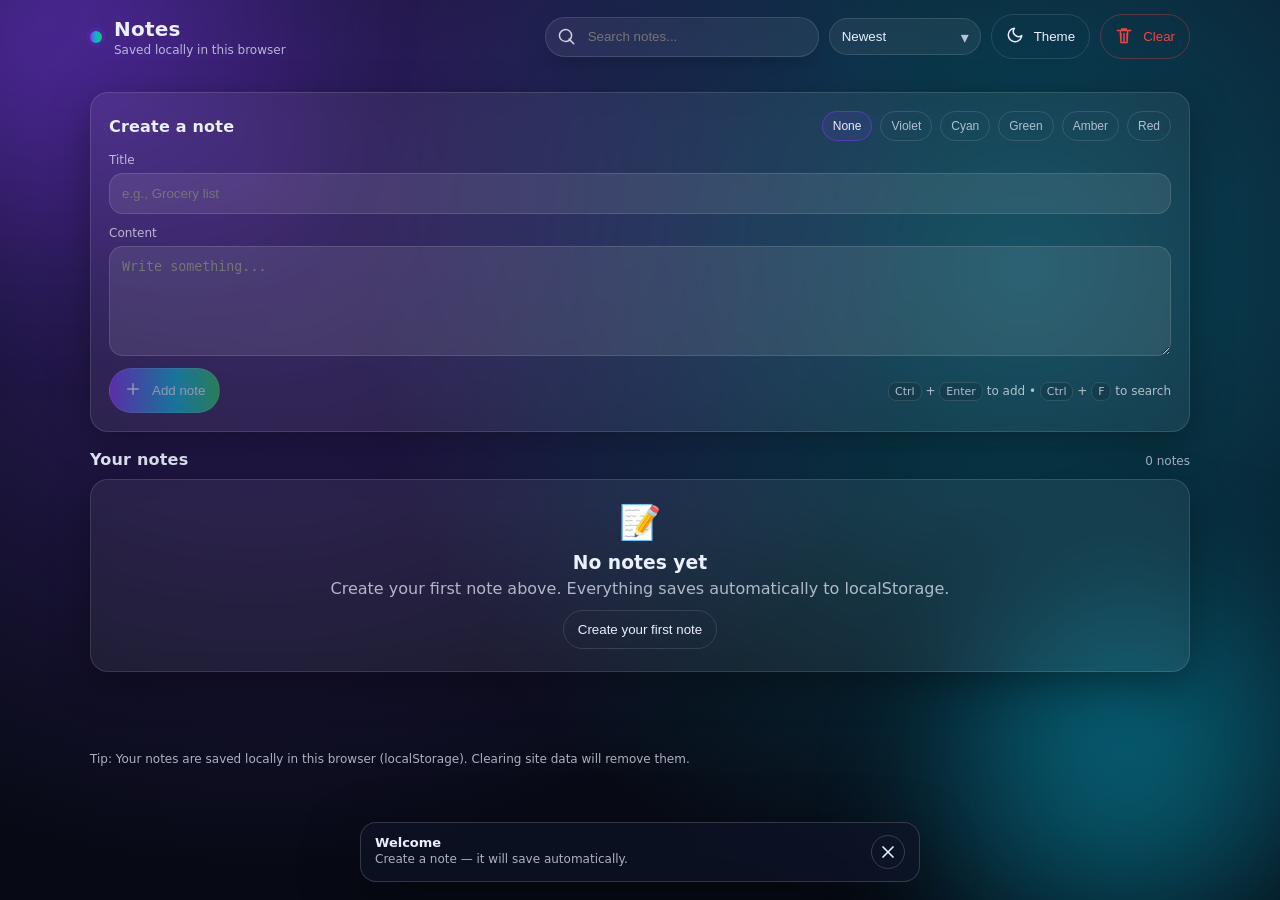
<file: 09-simple-web-projects-html-css-js-main/09-simple-web-projects-html-css-js-main/index.html>
<!doctype html>
<html lang="en">
<head>
  <meta charset="utf-8" />
  <meta name="viewport" content="width=device-width, initial-scale=1" />
  <title>Notes</title>
  <meta name="description" content="A clean, responsive Notes app (localStorage) with search, sort, pin, and smooth UI." />
  <link rel="stylesheet" href="styles.css" />
</head>
<body>
  <!-- Background blobs -->
  <div class="bg-blobs" aria-hidden="true"></div>

  <header class="topbar" id="topbar">
    <div class="topbar__inner container">
      <div class="brand">
        <div class="brand__dot" aria-hidden="true"></div>
        <div class="brand__text">
          <h1 class="brand__title">Notes</h1>
          <p class="brand__sub">Saved locally in this browser</p>
        </div>
      </div>

      <div class="controls">
        <label class="input input--icon" title="Search notes">
          <span class="sr-only">Search</span>
          <svg viewBox="0 0 24 24" aria-hidden="true"><path d="M10 18a8 8 0 1 1 5.293-14.003A8 8 0 0 1 10 18Zm11 3-6.2-6.2" fill="none" stroke="currentColor" stroke-width="2" stroke-linecap="round"/></svg>
          <input id="searchInput" type="search" placeholder="Search notes..." autocomplete="off" />
        </label>

        <label class="select" title="Sort notes">
          <span class="sr-only">Sort</span>
          <select id="sortSelect">
            <option value="newest">Newest</option>
            <option value="oldest">Oldest</option>
            <option value="updated">Recently updated</option>
          </select>
        </label>

        <button class="btn btn--ghost" id="themeToggle" type="button" aria-pressed="false" title="Toggle theme">
          <span class="btn__icon" aria-hidden="true">
            <svg id="themeIcon" viewBox="0 0 24 24"><path d="M21 12.79A9 9 0 1 1 11.21 3a7 7 0 0 0 9.79 9.79Z" fill="none" stroke="currentColor" stroke-width="2" stroke-linejoin="round"/></svg>
          </span>
          <span class="btn__text">Theme</span>
        </button>

        <button class="btn btn--danger btn--ghost" id="clearAllBtn" type="button" title="Clear all notes">
          <span class="btn__icon" aria-hidden="true">
            <svg viewBox="0 0 24 24"><path d="M3 6h18M9 6V4h6v2m-7 4v10m4-10v10m4-10v10M7 6l1 16h8l1-16" fill="none" stroke="currentColor" stroke-width="2" stroke-linecap="round"/></svg>
          </span>
          <span class="btn__text">Clear</span>
        </button>
      </div>
    </div>
  </header>

  <main class="container">
    <section class="composer card" aria-label="Add a note">
      <div class="composer__header">
        <h2 class="section-title">Create a note</h2>
        <div class="chips" role="listbox" aria-label="Color tags">
          <button class="chip is-active" data-tag="none" type="button" role="option" aria-selected="true">None</button>
          <button class="chip" data-tag="violet" type="button" role="option" aria-selected="false">Violet</button>
          <button class="chip" data-tag="cyan" type="button" role="option" aria-selected="false">Cyan</button>
          <button class="chip" data-tag="green" type="button" role="option" aria-selected="false">Green</button>
          <button class="chip" data-tag="amber" type="button" role="option" aria-selected="false">Amber</button>
          <button class="chip" data-tag="red" type="button" role="option" aria-selected="false">Red</button>
        </div>
      </div>

      <div class="composer__fields">
        <label class="field">
          <span class="field__label">Title</span>
          <input id="titleInput" type="text" placeholder="e.g., Grocery list" maxlength="80" />
        </label>

        <label class="field">
          <span class="field__label">Content</span>
          <textarea id="contentInput" rows="4" placeholder="Write something..." maxlength="2500"></textarea>
        </label>

        <div class="composer__actions">
          <button class="btn btn--primary" id="addBtn" type="button" disabled>
            <span class="btn__icon" aria-hidden="true">
              <svg viewBox="0 0 24 24"><path d="M12 5v14M5 12h14" fill="none" stroke="currentColor" stroke-width="2" stroke-linecap="round"/></svg>
            </span>
            <span class="btn__text">Add note</span>
          </button>

          <div class="hint">
            <kbd>Ctrl</kbd> + <kbd>Enter</kbd> to add • <kbd>Ctrl</kbd> + <kbd>F</kbd> to search
          </div>
        </div>
      </div>
    </section>

    <section class="notes">
      <div class="notes__header">
        <h2 class="section-title">Your notes</h2>
        <p class="notes__meta" id="notesMeta">0 notes</p>
      </div>

      <div class="empty card" id="emptyState" hidden>
        <div class="empty__icon" aria-hidden="true">📝</div>
        <h3 class="empty__title">No notes yet</h3>
        <p class="empty__text">Create your first note above. Everything saves automatically to localStorage.</p>
        <button class="btn btn--ghost" id="scrollToComposer" type="button">Create your first note</button>
      </div>

      <div class="grid" id="notesGrid" aria-live="polite"></div>
    </section>
  </main>

  <!-- Modal -->
  <div class="modal" id="modal" aria-hidden="true" role="dialog" aria-modal="true" aria-labelledby="modalTitle">
    <div class="modal__overlay" data-close="true"></div>
    <div class="modal__panel" role="document">
      <div class="modal__head">
        <h3 class="modal__title" id="modalTitle">Edit note</h3>
        <button class="iconbtn" id="modalClose" type="button" aria-label="Close">
          <svg viewBox="0 0 24 24"><path d="M6 6l12 12M18 6 6 18" fill="none" stroke="currentColor" stroke-width="2" stroke-linecap="round"/></svg>
        </button>
      </div>

      <div class="modal__body">
        <label class="field">
          <span class="field__label">Title</span>
          <input id="editTitle" type="text" maxlength="80" />
        </label>

        <label class="field">
          <span class="field__label">Content</span>
          <textarea id="editContent" rows="6" maxlength="2500"></textarea>
        </label>

        <div class="modal__row">
          <div class="modal__autosave">
            <span class="dot" aria-hidden="true"></span>
            <span id="autosaveText">Autosave is on</span>
          </div>
          <div class="chips chips--small" id="editChips" aria-label="Edit color tag"></div>
        </div>
      </div>

      <div class="modal__foot">
        <button class="btn btn--ghost" id="cancelEdit" type="button">Cancel</button>
        <button class="btn btn--primary" id="saveEdit" type="button">Save</button>
      </div>
    </div>
  </div>

  <!-- Toasts -->
  <div class="toasts" id="toasts" aria-live="polite" aria-relevant="additions"></div>

  <!-- Back to top -->
  <button class="fab" id="backToTop" type="button" aria-label="Back to top">
    <svg viewBox="0 0 24 24"><path d="M12 5l-7 7m7-7 7 7M12 5v14" fill="none" stroke="currentColor" stroke-width="2" stroke-linecap="round" stroke-linejoin="round"/></svg>
  </button>

  <footer class="footer container">
    <p class="footer__text">Tip: Your notes are saved locally in this browser (localStorage). Clearing site data will remove them.</p>
  </footer>

  <script src="script.js"></script>
</body>
</html>
</file>
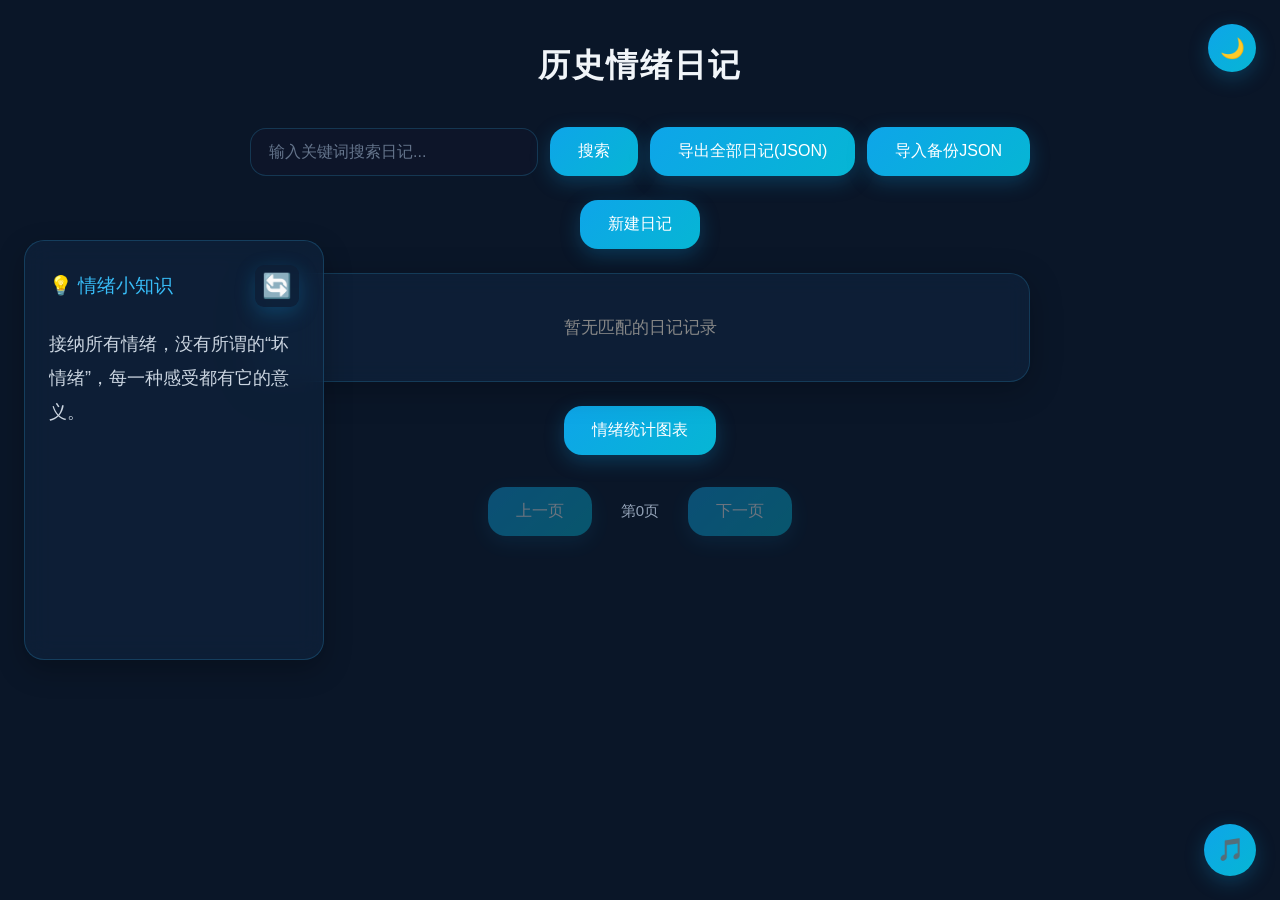
<file: mood-diary-web/list.html>
<!DOCTYPE html>
<html lang="zh-CN">
<head>
    <meta charset="UTF-8">
    <title>情绪日记 - 历史记录</title>
    <link rel="stylesheet" href="style.css">
    
</head>
<body>

    

    <!-- 主题切换按钮 -->
    <button class="theme-toggle" id="themeBtn" title="切换日间/夜间模式">🌙</button>


    <div class="container">
        <h1>历史情绪日记</h1>

        <!-- 搜索 + 导入导出 -->
        <div class="search-bar">
            <input type="text" id="searchKeyword" placeholder="输入关键词搜索日记...">
            <button id="searchBtn">搜索</button>
            <button id="exportBtn">导出全部日记(JSON)</button>
            <button id="importBtn">导入备份JSON</button>
            <input type="file" id="importFile" accept=".json" style="display:none;">

        </div>

        <div class="nav-row">
            <a href="index.html"><button>新建日记</button></a>
        </div>

        <!-- 日记列表容器 -->
        <div id="diaryList"></div>

        <div class="nav-row">
            <a href="stats.html"><button>情绪统计图表</button></a>
        </div>

        <!-- 分页区域 -->
        <div id="pageBox">
            <button id="prevBtn">上一页</button>
            <span id="pageInfo">第1页</span>
            <button id="nextBtn">下一页</button>
        </div>
    </div>

    <!-- 编辑弹窗 -->
    <div class="mask" id="editMask">
        <div class="edit-card">
            <h3>编辑日记</h3>
            <div class="item">
                <label>标题</label>
                <input type="text" id="editTitle">
            </div>
            <div class="item">
                <label>情绪</label>
                <input type="text" id="editMood">
            </div>
            <div class="item">
                <label>内容</label>
                <textarea id="editContent" rows="5"></textarea>
            </div>
            <input type="hidden" id="editId">
            <div class="nav-row" style="text-align:right;">
                <button id="cancelEdit">取消</button>
                <button id="saveEdit">保存修改</button>
            </div>
        </div>
    </div>

            <!-- 左侧情绪小知识卡片 -->
    <div class="mood-tip-card">
        <div class="tip-header">
            <span>💡 情绪小知识</span>
            <button class="tip-refresh" id="tipRefresh" title="换一条">🔄</button>
        </div>
        <div class="tip-content" id="tipContent">
            接纳所有情绪，没有所谓的“坏情绪”，每一种感受都有它的意义。
        </div>
    </div>

        <!-- 悬浮白噪音播放器 -->
    <div class="music-player">
        <button class="music-toggle" id="musicToggle" title="自然白噪音">🎵</button>
        <div class="music-list" id="musicList" >
            <div class="music-item" data-src="audio/白浪逐沙.mp3">🌊 白浪逐沙</div>
            <div class="music-item" data-src="audio/潺潺流溪.mp3">💧 潺潺流溪</div>
            <div class="music-item" data-src="audio/林间鸟语.mp3">🐦 林间鸟语</div>
            <div class="music-item" data-src="audio/暖意篝火.mp3">🔥 暖意篝火</div>
            <div class="music-item" data-src="audio/夏夜虫鸣.mp3">🦗 夏夜虫鸣</div>
            <div class="music-item" data-src="audio/闲时听雨.mp3">🌧️ 闲时听雨</div>
            <div class="music-item" data-src="audio/云隙来风.mp3">🍃 云隙来风</div>
        </div>
        
    </div>
    <audio id="bgAudio" loop></audio>

        <!-- 删除确认弹窗 -->
    <div class="confirm-modal" id="confirmModal">
        <div class="confirm-box">
            <div class="confirm-title">温馨提示</div>
            <div class="confirm-content">确定要删除这条日记吗？删除后无法恢复。</div>
            <div class="confirm-btns">
                <button class="btn btn-cancel" id="confirmCancel">取消</button>
                <button class="btn btn-confirm" id="confirmOk">确认删除</button>
            </div>
        </div>
    </div>

        <!-- Toast 提示容器 -->
    <div class="toast-container" id="toastContainer"></div>


<script src="api.js"></script>
<script src="list.js"></script>
</body>
</html>
</file>
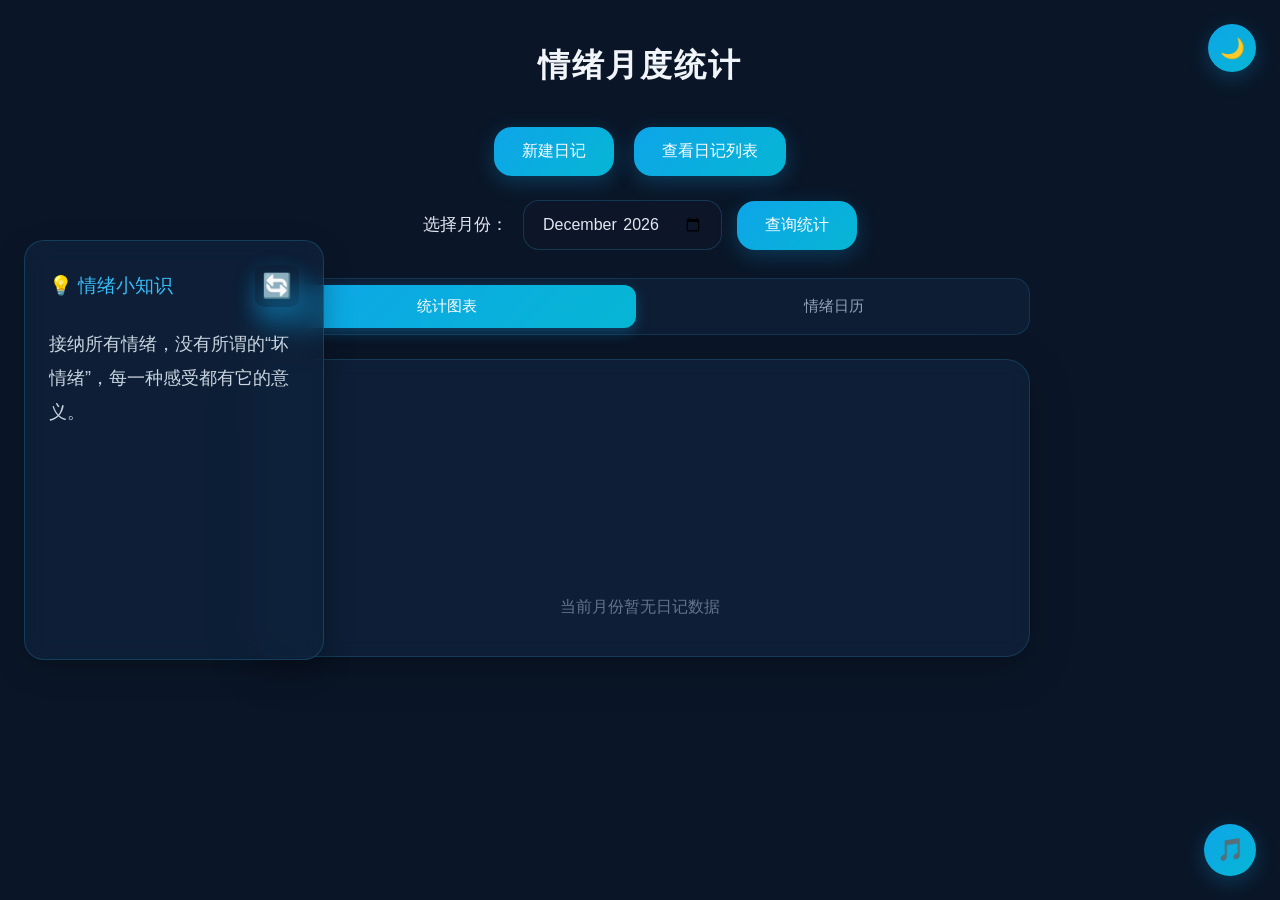
<file: mood-diary-web/stats.html>
<!DOCTYPE html>
<html lang="zh-CN">
<head>
    <meta charset="UTF-8">
    <title>情绪统计</title>
    <link rel="stylesheet" href="style.css">
    <script src="https://cdn.bootcdn.net/ajax/libs/Chart.js/4.4.1/chart.umd.min.js"></script>

    <style>
        /* Tab 切换栏 */
        .tab-bar {
            display: flex;
            gap: 8px;
            margin-bottom: 24px;
            background: rgba(15, 35, 60, 0.6);
            padding: 6px;
            border-radius: 16px;
            border: 1px solid rgba(56, 189, 248, 0.15);
        }
        .tab-btn {
            flex: 1;
            padding: 12px;
            background: transparent;
            border: none;
            color: #94a3b8;
            box-shadow: none;
            font-size: 15px;
            border-radius: 12px;
            transition: all 0.25s ease;
        }
        .tab-btn.active {
            background: linear-gradient(135deg, #0ea5e9, #06b6d4);
            color: #fff;
            box-shadow: 0 4px 14px rgba(14, 165, 233, 0.3);
        }
        .tab-btn:hover:not(.active) {
            color: #e2e8f0;
            transform: none;
            box-shadow: none;
        }

        .tab-panel {
            display: none;
        }
        .tab-panel.active {
            display: block;
        }

        /* 日历样式 */
        .calendar-header {
            display: flex;
            justify-content: space-between;
            align-items: center;
            margin-bottom: 20px;
        }
        .calendar-header button {
            width: 40px;
            height: 40px;
            border-radius: 50%;
            padding: 0;
            font-size: 18px;
        }
        .calendar-title {
            text-align: center;
        }
        .calendar-title h3 {
            margin-bottom: 2px;
            font-size: 18px;
        }
        .calendar-title p {
            font-size: 13px;
            color: #94a3b8;
        }

        .week-row {
            display: grid;
            grid-template-columns: repeat(7, 1fr);
            gap: 8px;
            margin-bottom: 10px;
        }
        .week-day {
            text-align: center;
            font-size: 13px;
            color: #94a3b8;
            padding: 6px 0;
        }

        .days-grid {
            display: grid;
            grid-template-columns: repeat(7, 1fr);
            gap: 8px;
        }
        .day-cell {
            aspect-ratio: 1 / 1;
            border-radius: 12px;
            background: rgba(15, 35, 60, 0.5);
            border: 1px solid rgba(56, 189, 248, 0.12);
            display: flex;
            align-items: center;
            justify-content: center;
            font-size: 14px;
            color: #cbd5e1;
            cursor: pointer;
            transition: all 0.25s ease;
        }
        .day-cell:hover {
            border-color: rgba(56, 189, 248, 0.35);
            transform: translateY(-2px);
        }
        .day-cell.empty {
            background: transparent;
            border: none;
            cursor: default;
        }
        .day-cell.empty:hover {
            transform: none;
        }

        /* 情绪颜色 */
        .mood-happy { background: rgba(251, 191, 36, 0.25); border-color: rgba(251, 191, 36, 0.5); color: #fbbf24; }
        .mood-calm { background: rgba(34, 197, 94, 0.25); border-color: rgba(34, 197, 94, 0.5); color: #22c55e; }
        .mood-sad { background: rgba(59, 130, 246, 0.25); border-color: rgba(59, 130, 246, 0.5); color: #3b82f6; }
        .mood-angry { background: rgba(239, 68, 68, 0.25); border-color: rgba(239, 68, 68, 0.5); color: #ef4444; }
        .mood-excited { background: rgba(168, 85, 247, 0.25); border-color: rgba(168, 85, 247, 0.5); color: #a855f7; }

        .legend {
            display: flex;
            gap: 14px;
            justify-content: center;
            margin-top: 24px;
            flex-wrap: wrap;
        }
        .legend-item {
            display: flex;
            align-items: center;
            gap: 5px;
            font-size: 13px;
            color: #94a3b8;
        }
        .legend-dot {
            width: 10px;
            height: 10px;
            border-radius: 50%;
        }

        /* 日间模式适配 */
        body.light .tab-bar {
            background: rgba(255, 255, 255, 0.8);
            border-color: rgba(14, 165, 233, 0.2);
        }
        body.light .tab-btn {
            color: #64748b;
        }
        body.light .tab-btn:hover:not(.active) {
            color: #0ea5e9;
        }
        body.light .day-cell {
            background: rgba(255, 255, 255, 0.8);
            border-color: rgba(14, 165, 233, 0.15);
            color: #475569;
        }
        body.light .day-cell.empty {
            background: transparent;
            border: none;
        }
        body.light .calendar-title p,
        body.light .week-day,
        body.light .legend-item {
            color: #64748b;
        }
    </style>
</head>
<body>
    <button class="theme-toggle" id="themeBtn" title="切换日间/夜间模式">🌙</button>

    <div class="container">
        <h1>情绪月度统计</h1>

        <div class="nav-row">
            <a href="index.html"><button>新建日记</button></a>
            <a href="list.html"><button>查看日记列表</button></a>
        </div>

        <div class="stats-wrap">
            <label>选择月份：</label>
            <input type="month" id="monthSelect">
            <button id="queryBtn">查询统计</button>
        </div>

        <!-- Tab 切换 -->
        <div class="tab-bar">
            <button class="tab-btn active" data-tab="chart">统计图表</button>
            <button class="tab-btn" data-tab="calendar">情绪日历</button>
        </div>

        <div class="chart-box">
            <!-- 面板1：饼图 -->
            <div class="tab-panel active" id="panelChart">
                <canvas id="moodChart"></canvas>
                <div id="emptyTip">当前月份暂无日记数据</div>
            </div>

            <!-- 面板2：情绪日历 -->
            <div class="tab-panel" id="panelCalendar">
                <div class="calendar-header">
                    <button id="prevMonth">‹</button>
                    <div class="calendar-title">
                        <h3 id="monthTitle">2026年11月</h3>
                        <p id="monthStats">共 0 条日记</p>
                    </div>
                    <button id="nextMonth">›</button>
                </div>

                <div class="week-row">
                    <div class="week-day">日</div>
                    <div class="week-day">一</div>
                    <div class="week-day">二</div>
                    <div class="week-day">三</div>
                    <div class="week-day">四</div>
                    <div class="week-day">五</div>
                    <div class="week-day">六</div>
                </div>

                <div class="days-grid" id="daysGrid"></div>

                <div class="legend">
                    <div class="legend-item"><span class="legend-dot" style="background:#fbbf24;"></span>开心</div>
                    <div class="legend-item"><span class="legend-dot" style="background:#22c55e;"></span>平静</div>
                    <div class="legend-item"><span class="legend-dot" style="background:#3b82f6;"></span>低落</div>
                    <div class="legend-item"><span class="legend-dot" style="background:#ef4444;"></span>烦躁</div>
                    <div class="legend-item"><span class="legend-dot" style="background:#a855f7;"></span>兴奋</div>
                </div>
            </div>
        </div>
    </div>

        <!-- 悬浮白噪音播放器 -->
    <div class="music-player">
        <button class="music-toggle" id="musicToggle" title="自然白噪音">🎵</button>
        <div class="music-list" id="musicList">
            <div class="music-item" data-src="audio/白浪逐沙.mp3">🌊 白浪逐沙</div>
            <div class="music-item" data-src="audio/潺潺流溪.mp3">💧 潺潺流溪</div>
            <div class="music-item" data-src="audio/林间鸟语.mp3">🐦 林间鸟语</div>
            <div class="music-item" data-src="audio/暖意篝火.mp3">🔥 暖意篝火</div>
            <div class="music-item" data-src="audio/夏夜虫鸣.mp3">🦗 夏夜虫鸣</div>
            <div class="music-item" data-src="audio/闲时听雨.mp3">🌧️ 闲时听雨</div>
            <div class="music-item" data-src="audio/云隙来风.mp3">🍃 云隙来风</div>
        </div>
        
    </div>
    <audio id="bgAudio" loop></audio>

        <!-- 左侧情绪小知识卡片 -->
    <div class="mood-tip-card">
        <div class="tip-header">
            <span>💡 情绪小知识</span>
            <button class="tip-refresh" id="tipRefresh" title="换一条">🔄</button>
        </div>
        <div class="tip-content" id="tipContent">
            接纳所有情绪，没有所谓的“坏情绪”，每一种感受都有它的意义。
        </div>
    </div>

        <!-- Toast 提示容器 -->
    <div class="toast-container" id="toastContainer"></div>


<script src="api.js"></script>
<script>
const monthSelect = document.getElementById("monthSelect");
const queryBtn = document.getElementById("queryBtn");
const emptyTip = document.getElementById("emptyTip");
const canvasDom = document.getElementById("moodChart");
const daysGrid = document.getElementById('daysGrid');
const monthTitle = document.getElementById('monthTitle');
const monthStats = document.getElementById('monthStats');
const prevMonthBtn = document.getElementById('prevMonth');
const nextMonthBtn = document.getElementById('nextMonth');
const tabBtns = document.querySelectorAll('.tab-btn');
const tabPanels = document.querySelectorAll('.tab-panel');

// 默认选中当前年月
const now = new Date();
let currentYear = now.getFullYear();
let currentMonth = now.getMonth(); // 0-11
const defaultYM = `${currentYear}-${String(currentMonth + 1).padStart(2,'0')}`;
monthSelect.value = defaultYM;

let chartIns = null;

// 情绪映射
const moodMap = {
    '😊 开心': 'mood-happy',
    '😌 平静': 'mood-calm',
    '😔 低落': 'mood-sad',
    '😠 烦躁': 'mood-angry',
    '🤩 兴奋': 'mood-excited'
};

// ========== Tab 切换 ==========
tabBtns.forEach(btn => {
    btn.addEventListener('click', () => {
        const tab = btn.dataset.tab;
        tabBtns.forEach(b => b.classList.remove('active'));
        tabPanels.forEach(p => p.classList.remove('active'));
        btn.classList.add('active');
        document.getElementById('panel' + tab.charAt(0).toUpperCase() + tab.slice(1)).classList.add('active');
    });
});

// ========== 绘制饼图 ==========
async function drawChart(){
    const ym = monthSelect.value;
    const res = await getMonthStatsApi(ym);
    const data = res.data.list;
    const total = res.data.total;

    if(total === 0){
        emptyTip.style.display = "block";
        if(chartIns){
            chartIns.destroy();
            chartIns = null;
        }
        return;
    }
    emptyTip.style.display = "none";

    if(chartIns){
        chartIns.destroy();
    }
    const labels = data.map(item=>item.name);
    const values = data.map(item=>item.value);
    const textColor = document.body.classList.contains("light") ? '#1e293b' : '#e2e8f0';

    chartIns = new Chart(canvasDom,{
        type:"pie",
        data:{
            labels:labels,
            datasets:[{
                data:values,
                backgroundColor:["#fbbf24","#22c55e","#3b82f6","#ef4444","#a855f7"]
            }]
        },
        options:{
            responsive:true,
            plugins:{
                legend:{
                    labels:{ color: textColor }
                },
                title:{
                    display:true,
                    text:`${ym} 情绪分布统计，总日记：${total}条`,
                    color: textColor,
                    font:{ size: 16 }
                }
            }
        }
    })
}

// ========== 渲染日历 ==========
function renderCalendar() {
    const firstDay = new Date(currentYear, currentMonth, 1).getDay();
    const daysInMonth = new Date(currentYear, currentMonth + 1, 0).getDate();
    
    monthTitle.textContent = `${currentYear}年${currentMonth + 1}月`;
    
    // 同步月份选择器
    monthSelect.value = `${currentYear}-${String(currentMonth + 1).padStart(2, '0')}`;
    
    // 获取当月日记
    const allDiary = getAllDiary();
    const monthPrefix = `${currentYear}-${String(currentMonth + 1).padStart(2, '0')}`;
    const monthDiary = allDiary.filter(item => item.date.startsWith(monthPrefix));
    
    // 按日期分组
    const dayMap = {};
    monthDiary.forEach(item => {
        const day = item.date.split('-')[2];
        dayMap[day] = item;
    });

    monthStats.textContent = `共 ${monthDiary.length} 条日记`;
    daysGrid.innerHTML = '';

    // 前面空白格
    for (let i = 0; i < firstDay; i++) {
        const cell = document.createElement('div');
        cell.className = 'day-cell empty';
        daysGrid.appendChild(cell);
    }

    // 日期格子
    for (let d = 1; d <= daysInMonth; d++) {
        const cell = document.createElement('div');
        cell.className = 'day-cell';
        cell.textContent = d;
        
        const dayStr = String(d).padStart(2, '0');
        const diary = dayMap[dayStr];
        if (diary) {
            const moodClass = moodMap[diary.mood] || '';
            if (moodClass) cell.classList.add(moodClass);
            cell.title = `${diary.title} · ${diary.mood}`;
        }
        daysGrid.appendChild(cell);
    }
}

// ========== 月份切换联动 ==========
prevMonthBtn.addEventListener('click', () => {
    currentMonth--;
    if (currentMonth < 0) { currentMonth = 11; currentYear--; }
    renderCalendar();
    drawChart();
});

nextMonthBtn.addEventListener('click', () => {
    currentMonth++;
    if (currentMonth > 11) { currentMonth = 0; currentYear++; }
    renderCalendar();
    drawChart();
});

// 顶部月份选择器变化时，同步日历并重绘
queryBtn.addEventListener("click", () => {
    const [y, m] = monthSelect.value.split('-');
    currentYear = parseInt(y);
    currentMonth = parseInt(m) - 1;
    drawChart();
    renderCalendar();
});

// 初始化
drawChart();
renderCalendar();

// 监听主题切换，自动重绘图表文字颜色
const observer = new MutationObserver(() => {
    if (chartIns) {
        drawChart();
    }
});
observer.observe(document.body, { attributes: true, attributeFilter: ['class'] });

</script>
</body>
</html>
</file>
<file: 09-simple-web-projects-html-css-js-main/09-simple-web-projects-html-css-js-main/styles.css>
/* ============ Notes App (Vanilla) ============ */
/* Theme variables */
:root{
  --bg: #0b1020;
  --bg2:#070a14;

  --surface: rgba(255,255,255,0.06);
  --surface2: rgba(255,255,255,0.09);
  --border: rgba(255,255,255,0.12);

  --text: #eaf0ff;
  --muted: rgba(234,240,255,0.72);

  --accent1: #7c3aed;
  --accent2: #06b6d4;
  --accent3: #22c55e;

  --danger:#ef4444;
  --warning:#f59e0b;

  --radius: 18px;
  --shadow: 0 12px 40px rgba(0,0,0,0.35);

  --ease: cubic-bezier(0.22, 1, 0.36, 1);
  --t-fast: 180ms;
  --t-med: 320ms;
  --t-slow: 800ms;
}

/* Light theme */
[data-theme="light"]{
  --bg:#f6f7ff;
  --bg2:#e9edff;
  --surface: rgba(0,0,0,0.04);
  --surface2: rgba(0,0,0,0.06);
  --border: rgba(0,0,0,0.10);
  --text:#0b1020;
  --muted: rgba(11,16,32,0.68);
  --shadow: 0 14px 50px rgba(0,0,0,0.14);
}

*{ box-sizing:border-box; }
html{ scroll-behavior:smooth; }
body{
  margin:0;
  font-family: ui-sans-serif, system-ui, -apple-system, Segoe UI, Roboto, Helvetica, Arial, "Apple Color Emoji","Segoe UI Emoji";
  color: var(--text);
  background:
    radial-gradient(circle at 20% 20%, rgba(124,58,237,0.35), transparent 55%),
    radial-gradient(circle at 80% 30%, rgba(6,182,212,0.35), transparent 55%),
    linear-gradient(180deg, var(--bg) 0%, var(--bg2) 100%);
  min-height:100vh;
}

/* floating blobs layer */
.bg-blobs{
  position: fixed;
  inset: 0;
  pointer-events:none;
  z-index:-1;
}
.bg-blobs::before,
.bg-blobs::after{
  content:"";
  position:absolute;
  width: 520px;
  height: 520px;
  border-radius: 999px;
  filter: blur(60px);
  opacity: 0.55;
  transform: translate3d(0,0,0);
  animation: drift 18s var(--ease) infinite alternate;
}
.bg-blobs::before{
  top:-140px;
  left:-120px;
  background: radial-gradient(circle at 30% 30%, rgba(124,58,237,0.95), rgba(124,58,237,0.0) 60%);
}
.bg-blobs::after{
  bottom:-180px;
  right:-160px;
  animation-duration: 22s;
  background: radial-gradient(circle at 40% 40%, rgba(6,182,212,0.95), rgba(6,182,212,0.0) 62%);
}

@keyframes drift{
  0%{ transform: translate(-10px, 0px) scale(1); }
  50%{ transform: translate(40px, 26px) scale(1.05); }
  100%{ transform: translate(10px, -18px) scale(1.02); }
}

/* Reduced motion */
@media (prefers-reduced-motion: reduce){
  html{ scroll-behavior:auto; }
  .bg-blobs::before, .bg-blobs::after{ animation:none; }
  *{ transition-duration: 1ms !important; animation-duration: 1ms !important; }
}

.container{
  width:min(1100px, calc(100% - 32px));
  margin-inline:auto;
}

.sr-only{
  position:absolute; width:1px; height:1px;
  padding:0; margin:-1px; overflow:hidden; clip:rect(0,0,0,0);
  white-space:nowrap; border:0;
}

/* Topbar */
.topbar{
  position: sticky;
  top:0;
  z-index:20;
  padding: 14px 0;
  transition: background var(--t-med) var(--ease), border-color var(--t-med) var(--ease), backdrop-filter var(--t-med) var(--ease);
  border-bottom: 1px solid transparent;
}
.topbar.is-scrolled{
  background: rgba(10,14,28,0.55);
  border-color: var(--border);
  backdrop-filter: blur(12px);
}
[data-theme="light"] .topbar.is-scrolled{
  background: rgba(255,255,255,0.72);
}

.topbar__inner{
  display:flex;
  align-items:center;
  justify-content:space-between;
  gap:16px;
}

.brand{
  display:flex;
  align-items:center;
  gap:12px;
}
.brand__dot{
  width: 12px;
  height: 12px;
  border-radius: 999px;
  background: linear-gradient(90deg, var(--accent1), var(--accent2), var(--accent3));
  box-shadow: 0 0 0 4px rgba(124,58,237,0.15);
}
.brand__title{ margin:0; font-size: 20px; letter-spacing: 0.2px; }
.brand__sub{ margin:2px 0 0; font-size: 12px; color: var(--muted); }

.controls{
  display:flex;
  gap:10px;
  align-items:center;
  flex-wrap:wrap;
  justify-content:flex-end;
}

/* Inputs */
.input{
  display:flex;
  align-items:center;
  gap:10px;
  padding: 10px 12px;
  border-radius: 999px;
  background: var(--surface);
  border: 1px solid var(--border);
  box-shadow: 0 10px 28px rgba(0,0,0,0.18);
  transition: transform var(--t-fast) var(--ease), background var(--t-fast) var(--ease), border-color var(--t-fast) var(--ease);
}
.input svg{ width:18px; height:18px; opacity:.85; }
.input input{
  border:0;
  outline:none;
  background:transparent;
  color: var(--text);
  width: 220px;
}
.input:focus-within{
  border-color: rgba(124,58,237,0.55);
  transform: translateY(-1px);
}

.select select{
  appearance:none;
  border-radius: 999px;
  border: 1px solid var(--border);
  background: var(--surface);
  color: var(--text);
  padding: 10px 34px 10px 12px;
  outline:none;
  cursor:pointer;
  transition: transform var(--t-fast) var(--ease), border-color var(--t-fast) var(--ease);
}
.select{
  position:relative;
}
.select::after{
  content:"▾";
  position:absolute;
  right: 12px;
  top:50%;
  transform: translateY(-50%);
  opacity:.75;
  pointer-events:none;
}
.select select:focus{
  border-color: rgba(6,182,212,0.55);
  transform: translateY(-1px);
}

/* Cards and layout */
.card{
  background: var(--surface);
  border: 1px solid var(--border);
  border-radius: var(--radius);
  box-shadow: var(--shadow);
  backdrop-filter: blur(10px);
}

.section-title{
  margin:0;
  font-size: 16px;
  letter-spacing: 0.2px;
}

.composer{
  margin-top: 18px;
  padding: 18px;
}
.composer__header{
  display:flex;
  align-items:center;
  justify-content:space-between;
  gap:14px;
  flex-wrap:wrap;
  margin-bottom: 12px;
}
.composer__fields{
  display:grid;
  gap: 12px;
}

.field{ display:grid; gap: 6px; }
.field__label{ font-size: 12px; color: var(--muted); }
.field input, .field textarea{
  width:100%;
  padding: 12px 12px;
  border-radius: 14px;
  border: 1px solid var(--border);
  background: var(--surface2);
  color: var(--text);
  outline:none;
  transition: border-color var(--t-fast) var(--ease), transform var(--t-fast) var(--ease);
}
.field textarea{ resize: vertical; min-height: 110px; }
.field input:focus, .field textarea:focus{
  border-color: rgba(34,197,94,0.55);
  transform: translateY(-1px);
}

.composer__actions{
  display:flex;
  align-items:center;
  justify-content:space-between;
  gap: 12px;
  flex-wrap:wrap;
}

.hint{
  font-size: 12px;
  color: var(--muted);
}
kbd{
  font: inherit;
  font-size: 11px;
  padding: 2px 6px;
  border-radius: 8px;
  border: 1px solid var(--border);
  background: rgba(0,0,0,0.12);
}
[data-theme="light"] kbd{ background: rgba(0,0,0,0.06); }

/* Buttons */
.btn{
  display:inline-flex;
  align-items:center;
  gap:10px;
  border:0;
  cursor:pointer;
  color: var(--text);
  padding: 11px 14px;
  border-radius: 999px;
  background: var(--surface);
  border: 1px solid var(--border);
  transition: transform var(--t-fast) var(--ease), box-shadow var(--t-fast) var(--ease), background var(--t-fast) var(--ease), border-color var(--t-fast) var(--ease), filter var(--t-fast) var(--ease);
}
.btn__icon svg{ width:18px; height:18px; }
.btn:hover{ transform: translateY(-2px); box-shadow: 0 16px 48px rgba(0,0,0,0.28); }
.btn:active{ transform: translateY(0px) scale(0.99); }

.btn--primary{
  background: linear-gradient(90deg, var(--accent1) 0%, var(--accent2) 60%, var(--accent3) 100%);
  border-color: rgba(255,255,255,0.12);
}
[data-theme="light"] .btn--primary{
  border-color: rgba(0,0,0,0.08);
}
.btn--ghost{ background: transparent; }
.btn--danger{ color: var(--danger); border-color: rgba(239,68,68,0.35); }
.btn[disabled]{
  opacity: .55;
  cursor:not-allowed;
  transform:none !important;
  box-shadow:none !important;
}

.iconbtn{
  width: 40px; height: 40px;
  display:grid; place-items:center;
  border-radius: 999px;
  border: 1px solid var(--border);
  background: transparent;
  color: var(--text);
  cursor:pointer;
  transition: transform var(--t-fast) var(--ease), background var(--t-fast) var(--ease), border-color var(--t-fast) var(--ease);
}
.iconbtn:hover{ transform: translateY(-2px); background: rgba(255,255,255,0.04); }
[data-theme="light"] .iconbtn:hover{ background: rgba(0,0,0,0.04); }

/* Chips */
.chips{
  display:flex; gap: 8px; flex-wrap:wrap;
}
.chip{
  border: 1px solid var(--border);
  background: transparent;
  color: var(--muted);
  padding: 7px 10px;
  border-radius: 999px;
  cursor:pointer;
  transition: transform var(--t-fast) var(--ease), border-color var(--t-fast) var(--ease), color var(--t-fast) var(--ease), background var(--t-fast) var(--ease);
  font-size: 12px;
}
.chip:hover{ transform: translateY(-1px); color: var(--text); }
.chip.is-active{
  color: var(--text);
  border-color: rgba(124,58,237,0.55);
  background: rgba(124,58,237,0.12);
}
.chips--small .chip{ padding: 6px 9px; font-size: 12px; }

/* Notes section */
.notes{
  margin-top: 18px;
  padding-bottom: 70px;
}
.notes__header{
  display:flex;
  align-items:baseline;
  justify-content:space-between;
  gap: 12px;
  margin: 16px 0 10px;
}
.notes__meta{ margin:0; color: var(--muted); font-size: 12px; }

.grid{
  display:grid;
  gap: 14px;
  grid-template-columns: 1fr;
}
@media (min-width: 480px){
  .grid{ grid-template-columns: repeat(2, 1fr); }
}
@media (min-width: 1024px){
  .grid{ grid-template-columns: repeat(3, 1fr); }
}
@media (min-width: 1280px){
  .grid{ grid-template-columns: repeat(4, 1fr); }
}

/* Note card */
.note{
  position:relative;
  padding: 14px;
  border-radius: var(--radius);
  background: var(--surface);
  border: 1px solid var(--border);
  box-shadow: var(--shadow);
  backdrop-filter: blur(10px);
  transition: transform var(--t-fast) var(--ease), box-shadow var(--t-fast) var(--ease), border-color var(--t-fast) var(--ease), filter var(--t-fast) var(--ease);
  overflow:hidden;
}
.note::before{
  content:"";
  position:absolute;
  inset:-2px;
  border-radius: calc(var(--radius) + 2px);
  background: linear-gradient(90deg, rgba(124,58,237,0.75), rgba(6,182,212,0.75));
  opacity:0;
  filter: blur(8px);
  transition: opacity var(--t-fast) var(--ease);
  z-index:-1;
}
.note:hover{
  transform: translateY(-5px);
  box-shadow: 0 18px 60px rgba(0,0,0,0.35);
  border-color: rgba(255,255,255,0.18);
}
.note:hover::before{ opacity: .28; }

.note.is-pinned{
  border-color: rgba(245,158,11,0.45);
}
.note__head{
  display:flex;
  align-items:flex-start;
  justify-content:space-between;
  gap: 10px;
}
.note__title{
  margin:0;
  font-size: 15px;
  line-height:1.25;
  letter-spacing: 0.2px;
}
.note__title:empty::before{
  content:"(Untitled)";
  color: var(--muted);
}
.note__content{
  margin: 10px 0 12px;
  color: var(--muted);
  font-size: 13px;
  line-height: 1.45;
  display:-webkit-box;
  -webkit-line-clamp: 6;
  -webkit-box-orient: vertical;
  overflow:hidden;
  white-space:pre-wrap;
}
.note__meta{
  display:flex;
  justify-content:space-between;
  align-items:center;
  gap:10px;
  font-size: 11px;
  color: var(--muted);
}
.note__badge{
  display:inline-flex;
  align-items:center;
  gap:6px;
  padding: 5px 8px;
  border-radius: 999px;
  border: 1px solid var(--border);
  background: rgba(255,255,255,0.03);
}
[data-theme="light"] .note__badge{ background: rgba(0,0,0,0.03); }

.note__actions{
  display:flex;
  gap: 6px;
}
.action{
  width: 34px; height: 34px;
  border-radius: 999px;
  border: 1px solid var(--border);
  background: transparent;
  cursor:pointer;
  display:grid;
  place-items:center;
  color: var(--text);
  transition: transform var(--t-fast) var(--ease), background var(--t-fast) var(--ease), border-color var(--t-fast) var(--ease), opacity var(--t-fast) var(--ease);
}
.action svg{ width: 16px; height: 16px; }
.action:hover{ transform: translateY(-2px); background: rgba(255,255,255,0.05); }
[data-theme="light"] .action:hover{ background: rgba(0,0,0,0.05); }
.action--danger{ color: var(--danger); border-color: rgba(239,68,68,0.35); }
.action--pin{ color: var(--warning); border-color: rgba(245,158,11,0.35); }

/* Tag colors */
.note[data-tag="violet"]{ border-color: rgba(124,58,237,0.35); }
.note[data-tag="cyan"]{ border-color: rgba(6,182,212,0.35); }
.note[data-tag="green"]{ border-color: rgba(34,197,94,0.35); }
.note[data-tag="amber"]{ border-color: rgba(245,158,11,0.35); }
.note[data-tag="red"]{ border-color: rgba(239,68,68,0.35); }

/* Enter/exit */
.note.enter{
  animation: enter 420ms var(--ease) both;
}
@keyframes enter{
  from{ opacity:0; transform: translateY(12px) scale(0.99); }
  to{ opacity:1; transform: translateY(0) scale(1); }
}
.note.removing{
  animation: exit 260ms var(--ease) both;
}
@keyframes exit{
  from{ opacity:1; transform: scale(1); }
  to{ opacity:0; transform: scale(0.98); }
}

/* Empty state */
.empty{
  padding: 22px;
  text-align:center;
}
.empty__icon{ font-size: 34px; }
.empty__title{ margin: 10px 0 6px; }
.empty__text{ margin: 0 0 12px; color: var(--muted); }

/* Modal */
.modal{
  position: fixed;
  inset:0;
  display:none;
  z-index:50;
}
.modal.is-open{ display:block; }
.modal__overlay{
  position:absolute;
  inset:0;
  background: rgba(0,0,0,0.55);
  opacity:0;
  transition: opacity var(--t-med) var(--ease);
}
.modal__panel{
  position: absolute;
  left:50%;
  top: 56px;
  transform: translateX(-50%) translateY(10px);
  width: min(620px, calc(100% - 28px));
  border-radius: 22px;
  background: rgba(15,20,40,0.72);
  border: 1px solid rgba(255,255,255,0.16);
  box-shadow: 0 30px 90px rgba(0,0,0,0.5);
  backdrop-filter: blur(14px);
  opacity:0;
  transition: opacity var(--t-med) var(--ease), transform var(--t-med) var(--ease);
}
[data-theme="light"] .modal__panel{
  background: rgba(255,255,255,0.86);
  border-color: rgba(0,0,0,0.10);
}
.modal.is-open .modal__overlay{ opacity: 1; }
.modal.is-open .modal__panel{ opacity:1; transform: translateX(-50%) translateY(0); }

.modal__head{
  display:flex;
  justify-content:space-between;
  align-items:center;
  padding: 14px 14px 10px;
}
.modal__title{ margin:0; font-size: 16px; }
.modal__body{ padding: 0 14px 14px; display:grid; gap: 12px; }
.modal__foot{
  display:flex;
  justify-content:flex-end;
  gap: 10px;
  padding: 12px 14px 14px;
  border-top: 1px solid rgba(255,255,255,0.12);
}
[data-theme="light"] .modal__foot{ border-top-color: rgba(0,0,0,0.08); }

.modal__row{
  display:flex;
  align-items:center;
  justify-content:space-between;
  gap:12px;
  flex-wrap:wrap;
}
.modal__autosave{
  display:flex;
  align-items:center;
  gap: 10px;
  color: var(--muted);
  font-size: 12px;
}
.dot{
  width: 8px; height: 8px;
  border-radius: 999px;
  background: var(--accent3);
  box-shadow: 0 0 0 4px rgba(34,197,94,0.14);
}

/* Toasts */
.toasts{
  position: fixed;
  left: 50%;
  bottom: 18px;
  transform: translateX(-50%);
  display:grid;
  gap: 10px;
  z-index:60;
  width: min(560px, calc(100% - 28px));
}
.toast{
  display:flex;
  align-items:flex-start;
  justify-content:space-between;
  gap: 12px;
  padding: 12px 14px;
  border-radius: 16px;
  background: rgba(15,20,40,0.72);
  border: 1px solid rgba(255,255,255,0.16);
  box-shadow: 0 18px 60px rgba(0,0,0,0.35);
  backdrop-filter: blur(12px);
  opacity:0;
  transform: translateY(10px);
  transition: opacity var(--t-med) var(--ease), transform var(--t-med) var(--ease);
}
[data-theme="light"] .toast{
  background: rgba(255,255,255,0.86);
  border-color: rgba(0,0,0,0.10);
}
.toast.is-in{ opacity:1; transform: translateY(0); }
.toast__title{ margin:0; font-weight: 650; font-size: 13px; }
.toast__msg{ margin: 2px 0 0; color: var(--muted); font-size: 12px; }
.toast__close{
  width: 34px; height: 34px;
  border-radius: 999px;
  border: 1px solid rgba(255,255,255,0.18);
  background: transparent;
  cursor:pointer;
  display:grid;
  place-items:center;
  color: var(--text);
}
[data-theme="light"] .toast__close{ border-color: rgba(0,0,0,0.10); }

/* Floating action button */
.fab{
  position: fixed;
  right: 18px;
  bottom: 18px;
  width: 48px;
  height: 48px;
  border-radius: 999px;
  border: 1px solid var(--border);
  background: rgba(255,255,255,0.06);
  color: var(--text);
  box-shadow: 0 18px 60px rgba(0,0,0,0.30);
  backdrop-filter: blur(12px);
  cursor:pointer;
  display:grid;
  place-items:center;
  opacity:0;
  transform: translateY(12px);
  pointer-events:none;
  transition: opacity var(--t-med) var(--ease), transform var(--t-med) var(--ease), filter var(--t-fast) var(--ease);
}
.fab svg{ width: 18px; height: 18px; }
.fab.is-show{
  opacity:1;
  transform: translateY(0);
  pointer-events:auto;
}
.fab:hover{ filter: brightness(1.1); }

.footer{
  padding: 10px 0 26px;
}
.footer__text{
  margin:0;
  color: var(--muted);
  font-size: 12px;
}
</file>
<file: mood-diary-web/style.css>
/* ========== 全局基础：深色玻璃拟态风格 ========== */
* {
    margin: 0;
    padding: 0;
    box-sizing: border-box;
    font-family: "PingFang SC", "Microsoft Yahei", sans-serif;
}

body {
    min-height: 100vh;
    background: #0a1628;
    color: #e2e8f0;
    padding: 40px 20px;
    font-size: 17px;
    line-height: 1.6;
}

/* ========== 页面容器 ========== */
.container {
    max-width: 780px;
    margin: 0 auto;
}

.container h1 {
    color: #f1f5f9;
    text-align: center;
    margin-bottom: 36px;
    font-weight: 600;
    letter-spacing: 2px;
    font-size: 32px;
}

h2 { font-size: 24px; color: #f1f5f9; }
h3 { font-size: 20px; color: #f1f5f9; font-weight: 600; }

/* ========== 卡片通用：深色玻璃态 ========== */
.card {
    background: rgba(15, 35, 60, 0.7);
    border: 1px solid rgba(56, 189, 248, 0.18);
    border-radius: 20px;
    padding: 28px 30px;
    color: #cbd5e1;
    backdrop-filter: blur(10px);
    box-shadow: 0 8px 32px rgba(0, 0, 0, 0.25);
    margin-bottom: 20px;
    transition: all 0.25s ease;
}

.card:hover {
    border-color: rgba(56, 189, 248, 0.35);
    transform: translateY(-2px);
    box-shadow: 0 12px 40px rgba(0, 0, 0, 0.35);
}

.item {
    margin-bottom: 22px;
}

.item label {
    display: block;
    color: #94a3b8;
    margin-bottom: 10px;
    font-weight: 500;
    font-size: 15px;
    letter-spacing: 0.5px;
}

/* ========== 按钮通用：青蓝主色 ========== */
button {
    padding: 14px 28px;
    background: linear-gradient(135deg, #0ea5e9, #06b6d4);
    color: #fff;
    border: none;
    border-radius: 18px;
    font-size: 16px;
    font-weight: 500;
    cursor: pointer;
    box-shadow: 0 6px 20px rgba(14, 165, 233, 0.25);
    transition: all 0.3s ease;
}

button:hover {
    background: linear-gradient(135deg, #38bdf8, #22d3ee);
    transform: translateY(-2px);
    box-shadow: 0 10px 28px rgba(14, 165, 233, 0.35);
}

button:disabled {
    opacity: 0.4;
    cursor: not-allowed;
    transform: none;
}

/* ========== 表单输入：深色风格 ========== */
input[type="text"],
input[type="month"],
textarea,
select {
    width: 100%;
    border: 1px solid rgba(56, 189, 248, 0.2);
    border-radius: 16px;
    padding: 14px 18px;
    font-size: 16px;
    background: rgba(15, 23, 42, 0.6);
    color: #e2e8f0;
    transition: all 0.25s ease;
}

input:focus,
textarea:focus,
select:focus {
    outline: none;
    border-color: #0ea5e9;
    box-shadow: 0 0 0 4px rgba(14, 165, 233, 0.12);
    background: rgba(15, 23, 42, 0.85);
}

input::placeholder,
textarea::placeholder {
    color: #64748b;
}

textarea {
    resize: vertical;
    min-height: 140px;
}

/* ========== 搜索栏 ========== */
.search-bar {
    display: flex;
    gap: 12px;
    margin-bottom: 24px;
    align-items: center;
    flex-wrap: wrap;
}

.search-bar input {
    flex: 1;
    min-width: 200px;
}

/* ========== 分页 ========== */
#pageBox {
    text-align: center;
    margin-top: 32px;
    color: #94a3b8;
}

#pageBox button {
    width: auto;
    display: inline-block;
    margin: 0 10px;
}

#pageInfo {
    margin: 0 14px;
    font-size: 15px;
}

/* ========== 编辑弹窗 ========== */
.mask {
    position: fixed;
    top: 0;
    left: 0;
    width: 100%;
    height: 100%;
    background: rgba(0, 0, 0, 0.6);
    display: none;
    align-items: center;
    justify-content: center;
    backdrop-filter: blur(6px);
    z-index: 999;
}

.mask.show {
    display: flex;
}

.edit-card {
    background: rgba(15, 23, 42, 0.95);
    border: 1px solid rgba(56, 189, 248, 0.2);
    padding: 36px;
    border-radius: 24px;
    width: 540px;
    color: #e2e8f0;
    box-shadow: 0 20px 60px rgba(0, 0, 0, 0.5);
}

.edit-card h3 {
    margin-bottom: 22px;
    color: #38bdf8;
}

/* ========== 统计页专属 ========== */
.stats-wrap {
    text-align: center;
    margin-bottom: 28px;
}

.stats-wrap select,
.stats-wrap input {
    width: auto;
    display: inline-block;
    margin: 0 10px;
}

.chart-box {
    background: rgba(15, 35, 60, 0.7);
    border: 1px solid rgba(56, 189, 248, 0.18);
    border-radius: 24px;
    padding: 36px;
    box-shadow: 0 12px 40px rgba(0, 0, 0, 0.3);
    color: #e2e8f0;
    backdrop-filter: blur(10px);
}

#emptyTip {
    text-align: center;
    color: #64748b;
    margin-top: 40px;
    font-size: 16px;
}

/* ========== 空状态 ========== */
.empty-tip {
    text-align: center;
    color: #64748b;
    padding: 40px 20px;
}

/* ========== 链接按钮组 ========== */
.nav-row {
    text-align: center;
    margin: 24px 0;
}

.nav-row a {
    text-decoration: none;
}

.nav-row button {
    margin: 0 8px;
}

/* ========== 沉浸式新增页适配深色风格 ========== */
.chat-bubble {
    background: rgba(15, 35, 60, 0.75);
    border: 1px solid rgba(56, 189, 248, 0.2);
    padding: 28px 34px;
    border-radius: 22px;
    backdrop-filter: blur(10px);
    font-size: 18px;
    line-height: 1.7;
    color: #e2e8f0;
    margin-bottom: 32px;
    box-shadow: 0 8px 28px rgba(0, 0, 0, 0.25);
}

.mood-cards {
    display: grid;
    grid-template-columns: repeat(5, 1fr);
    gap: 14px;
}

/* ========== 情绪卡片：夜间模式（默认） ========== */
.mood-card {
    background: rgba(15, 35, 60, 0.6);
    border: 1px solid rgba(56, 189, 248, 0.15);
    border-radius: 18px;
    padding: 18px 10px;
    text-align: center;
    cursor: pointer;
    transition: all 0.25s ease;
    color: #cbd5e1;
}

.mood-card:hover {
    background: rgba(14, 165, 233, 0.12);
    border-color: rgba(56, 189, 248, 0.4);
    transform: translateY(-2px);
}

/* 夜间选中态 */
.mood-card.active {
    border-color: #0ea5e9;
    background: rgba(14, 165, 233, 0.15);
    box-shadow: 0 8px 20px rgba(14, 165, 233, 0.25);
}

/* ========== 情绪卡片：日间模式 ========== */
body.light .mood-card {
    background: #ffffff;
    border-color: rgba(14, 165, 233, 0.25);
    color: #475569;
}

body.light .mood-card:hover {
    background: #f0f9ff;
    border-color: rgba(14, 165, 233, 0.45);
}

/* 日间选中态：浅蓝渐变，干净清爽 */
body.light .mood-card.active {
    border-color: #0ea5e9;
    background: linear-gradient(135deg, #e0f2fe, #f0f9ff);
    box-shadow: 0 8px 20px rgba(14, 165, 233, 0.25);
}

/* 日间模式：情绪日历格子颜色（高优先级，覆盖默认白底） */
body.light .day-cell.mood-happy {
    background: rgba(251, 191, 36, 0.25);
    border-color: rgba(251, 191, 36, 0.6);
    color: #d97706;
}
body.light .day-cell.mood-calm {
    background: rgba(34, 197, 94, 0.25);
    border-color: rgba(34, 197, 94, 0.6);
    color: #16a34a;
}
body.light .day-cell.mood-sad {
    background: rgba(59, 130, 246, 0.25);
    border-color: rgba(59, 130, 246, 0.6);
    color: #2563eb;
}
body.light .day-cell.mood-angry {
    background: rgba(239, 68, 68, 0.25);
    border-color: rgba(239, 68, 68, 0.6);
    color: #dc2626;
}
body.light .day-cell.mood-excited {
    background: rgba(168, 85, 247, 0.25);
    border-color: rgba(168, 85, 247, 0.6);
    color: #9333ea;
}

/* 日历日期格子：增加相对定位，用于承载悬浮提示 */
.day-cell {
    position: relative;
}

/* 日历日期悬浮提示：灰色背景 */
.day-cell:hover::after {
    content: attr(title);
    position: absolute;
    background: #6b7280;
    color: #ffffff;
    padding: 6px 12px;
    border-radius: 8px;
    font-size: 13px;
    white-space: nowrap;
    z-index: 10;
    bottom: 110%;
    left: 50%;
    transform: translateX(-50%);
    pointer-events: none;
}




.mood-card .emoji {
    font-size: 32px;
    display: block;
    margin-bottom: 8px;
}

.action-btn {
    width: 100%;
    padding: 18px;
    border-radius: 20px;
    font-size: 17px;
}

/* 结束页文字 */
.end-screen h2 {
    color: #38bdf8;
    margin-bottom: 16px;
}
.end-screen p {
    color: #94a3b8;
}

/* ========== 日间/夜间主题切换 ========== */
body,
.card,
button,
input,
textarea,
select,
.edit-card,
.chart-box,
.chat-bubble,
.mood-card {
    transition: background 0.3s ease, color 0.3s ease, 
                border-color 0.3s ease, box-shadow 0.3s ease;
}

/* 日间模式主题 */
body.light {
    background: #f0f7ff;
    color: #1e293b;
}

body.light .container h1 {
    color: #0f172a;
}

body.light .card {
    background: rgba(255, 255, 255, 0.9);
    border-color: rgba(14, 165, 233, 0.2);
    color: #334155;
    box-shadow: 0 8px 28px rgba(14, 165, 233, 0.12);
}

body.light .card:hover {
    border-color: rgba(14, 165, 233, 0.4);
    box-shadow: 0 12px 36px rgba(14, 165, 233, 0.18);
}

body.light .item label {
    color: #475569;
}

body.light input[type="text"],
body.light input[type="month"],
body.light textarea,
body.light select {
    background: #ffffff;
    border-color: rgba(14, 165, 233, 0.25);
    color: #1e293b;
}

body.light input:focus,
body.light textarea:focus,
body.light select:focus {
    border-color: #0ea5e9;
    box-shadow: 0 0 0 4px rgba(14, 165, 233, 0.15);
    background: #fff;
}

body.light input::placeholder,
body.light textarea::placeholder {
    color: #94a3b8;
}

body.light #pageBox {
    color: #475569;
}

body.light .edit-card {
    background: #ffffff;
    border-color: rgba(14, 165, 233, 0.2);
    color: #1e293b;
}

body.light .edit-card h3 {
    color: #0284c7;
}

body.light .chart-box {
    background: rgba(255, 255, 255, 0.92);
    border-color: rgba(14, 165, 233, 0.2);
    color: #1e293b;
    box-shadow: 0 12px 36px rgba(14, 165, 233, 0.15);
}

body.light #emptyTip {
    color: #64748b;
}

body.light .chat-bubble {
    background: rgba(255, 255, 255, 0.95);
    border-color: rgba(14, 165, 233, 0.2);
    color: #334155;
    box-shadow: 0 8px 24px rgba(14, 165, 233, 0.12);
}

body.light .mood-card {
    background: rgba(255, 255, 255, 0.9);
    border-color: rgba(14, 165, 233, 0.18);
    color: #334155;
}

body.light .mood-card:hover {
    border-color: #0ea5e9;
    background: rgba(14, 165, 233, 0.06);
}

body.light .end-screen p {
    color: #64748b;
}

body.light .end-screen h2 {
    color: #0284c7;
}

/* 主题切换按钮 */
.theme-toggle {
    position: fixed;
    top: 24px;
    right: 24px;
    width: 48px;
    height: 48px;
    border-radius: 50%;
    display: flex;
    align-items: center;
    justify-content: center;
    font-size: 20px;
    z-index: 1000;
    padding: 0;
}

/* ========== 新增日记页气泡文字放大 ========== */

.chat-bubble {
    padding: 36px 40px;
    font-size: 30px;
    line-height: 1.8;
    border-radius: 28px;
    min-height: 120px;
    display: flex;
    align-items: center;
}

/* 日间模式下同步放大 */
body.light .chat-bubble {
    padding: 36px 40px;
    font-size: 24px;
    line-height: 1.8;
}

/* 如果你的气泡有最大宽度限制，取消限制 */
.chat-bubble {
    max-width: none;
    width: 100%;
}

/* 补充情绪输入框 */
.supplement-mood input {
    width: 100%;
    border-radius: 16px;
    padding: 14px 18px;
    font-size: 15px;
    border: 1px solid rgba(56, 189, 248, 0.2);
    background: rgba(15, 23, 42, 0.6);
    color: #e2e8f0;
    transition: all 0.25s ease;
}
.supplement-mood input:focus {
    outline: none;
    border-color: #0ea5e9;
    box-shadow: 0 0 0 4px rgba(14, 165, 233, 0.12);
}
.supplement-mood input::placeholder {
    color: #64748b;
}

/* 日间模式适配 */
body.light .supplement-mood input {
    background: #fff;
    border-color: rgba(14, 165, 233, 0.25);
    color: #1e293b;
}

/* 日间模式：日历标题文字加深 */
body.light .calendar-title h3 {
    color: #0f172a;
}
body.light .calendar-title p {
    color: #64748b;
}
body.light .week-day {
    color: #64748b;
}
body.light .day-cell {
    color: #334155;
}

/* 日间模式：日记卡片文字加深 */
body.light .card h3 {
    color: #0f172a;
}
body.light .card p {
    color: #334155;
}
body.light .card span {
    color: #64748b;
}

/* ========== 悬浮白噪音播放器 ========== */
.music-player {
    position: fixed;
    right: 24px;
    bottom: 24px;
    z-index: 999;
}

.music-toggle {
    width: 52px;
    height: 52px;
    border-radius: 50%;
    padding: 0;
    font-size: 22px;
    display: flex;
    align-items: center;
    justify-content: center;
}

.music-list {
    position: absolute;
    right: 0;
    bottom: 64px;
    width: 200px;
    border-radius: 16px;
    padding: 10px;
    /* 固定灰色背景，不受主题影响 */
    background: #738290 !important;
    border: 1px solid #5a656a !important;
    backdrop-filter: blur(12px);
    box-shadow: 0 12px 36px rgba(0, 0, 0, 0.35);
    opacity: 0;
    visibility: hidden;
    transform: translateY(10px);
    transition: all 0.25s ease;
}

.music-list.show {
    opacity: 1;
    visibility: visible;
    transform: translateY(0);
}

.music-item {
    padding: 10px 14px;
    border-radius: 10px;
    font-size: 15px;
    color: #cbd5e1;
    cursor: pointer;
    transition: all 0.2s ease;
    margin-bottom: 4px;
}

.music-item:last-child {
    margin-bottom: 0;
}

.music-item:hover {
    background: rgba(14, 165, 233, 0.15);
    color: #fff;
}

.music-item.playing {
    background: linear-gradient(135deg, rgba(14, 165, 233, 0.25), rgba(6, 182, 212, 0.25));
    color: #38bdf8;
    font-weight: 500;
}

/* ========== 左侧情绪小知识卡片（放大版） ========== */
.mood-tip-card {
    position: fixed;
    left: 24px;
    top: 50%;
    transform: translateY(-50%);
    width: 300px;
    min-height: 420px;
    padding: 24px;
    border-radius: 20px;
    background: rgba(15, 35, 60, 0.7);
    border: 1px solid rgba(56, 189, 248, 0.2);
    backdrop-filter: blur(12px);
    box-shadow: 0 10px 28px rgba(0, 0, 0, 0.25);
    z-index: 998;
    display: flex;
    flex-direction: column;
}

.tip-header {
    display: flex;
    align-items: center;
    justify-content: space-between;
    margin-bottom: 20px;
    color: #38bdf8;
    font-size: 19px;
    font-weight: 500;
    flex-shrink: 0;
}

.tip-refresh {
    background: transparent;
    border: none;
    color: #38bdf8;
    font-size: 24px;
    cursor: pointer;
    padding: 7px;
    border-radius: 9px;
    transition: all 0.3s ease;
}

.tip-refresh:hover {
    background: rgba(14, 165, 233, 0.15);
    transform: rotate(180deg);
}

.tip-content {
    color: #cbd5e1;
    font-size: 18px;
    line-height: 1.9;
    max-height: 520px;
    overflow: hidden;
    cursor: pointer;
    transition: max-height 0.4s ease, opacity 0.4s ease;
    flex: 1;
}

.tip-content.collapse {
    max-height: 0;
    opacity: 0;
}

/* 日间模式适配 */
body.light .mood-tip-card {
    background: rgba(255, 255, 255, 0.92);
    border-color: rgba(14, 165, 233, 0.22);
    box-shadow: 0 10px 28px rgba(14, 165, 233, 0.18);
}

body.light .tip-content {
    color: #334155;
}

/* ========== 删除确认弹窗 ========== */
.confirm-modal {
    position: fixed;
    inset: 0;
    background: rgba(0, 0, 0, 0.6);
    backdrop-filter: blur(4px);
    display: flex;
    align-items: center;
    justify-content: center;
    z-index: 9999;
    opacity: 0;
    visibility: hidden;
    transition: all 0.25s ease;
}

.confirm-modal.show {
    opacity: 1;
    visibility: visible;
}

.confirm-box {
    width: 360px;
    padding: 28px;
    border-radius: 16px;
    background: rgba(15, 35, 60, 0.95);
    border: 1px solid rgba(56, 189, 248, 0.2);
    box-shadow: 0 20px 60px rgba(0, 0, 0, 0.4);
    transform: translateY(20px);
    transition: transform 0.25s ease;
}

.confirm-modal.show .confirm-box {
    transform: translateY(0);
}

.confirm-title {
    font-size: 18px;
    font-weight: 600;
    color: #fff;
    margin-bottom: 12px;
}

.confirm-content {
    font-size: 15px;
    color: #cbd5e1;
    line-height: 1.6;
    margin-bottom: 24px;
}

.confirm-btns {
    display: flex;
    gap: 12px;
    justify-content: flex-end;
}

.confirm-btns .btn {
    padding: 8px 20px;
    border-radius: 10px;
    border: none;
    cursor: pointer;
    font-size: 14px;
    transition: all 0.2s ease;
}

.btn-cancel {
    background: rgba(255, 255, 255, 0.1);
    color: #cbd5e1;
}

.btn-cancel:hover {
    background: rgba(255, 255, 255, 0.15);
}

.btn-confirm {
    background: linear-gradient(135deg, #0ea5e9, #06b6d4);
    color: #fff;
}

.btn-confirm:hover {
    transform: translateY(-1px);
    box-shadow: 0 6px 16px rgba(14, 165, 233, 0.4);
}

/* 日间模式适配 */
body.light .confirm-box {
    background: rgba(255, 255, 255, 0.98);
    border-color: rgba(14, 165, 233, 0.2);
    box-shadow: 0 20px 60px rgba(14, 165, 233, 0.2);
}

body.light .confirm-title {
    color: #0f172a;
}

body.light .confirm-content {
    color: #475569;
}

body.light .btn-cancel {
    background: #f1f5f9;
    color: #475569;
}

body.light .btn-cancel:hover {
    background: #e2e8f0;
}

/* ========== Toast 轻量提示 ========== */
.toast-container {
    position: fixed;
    top: 24px;
    right: 24px;
    z-index: 10000;
    display: flex;
    flex-direction: column;
    gap: 12px;
    pointer-events: none;
}

.toast-item {
    padding: 12px 20px;
    border-radius: 10px;
    background: rgba(15, 35, 60, 0.95);
    border: 1px solid rgba(56, 189, 248, 0.3);
    color: #e2e8f0;
    font-size: 14px;
    box-shadow: 0 8px 24px rgba(0, 0, 0, 0.3);
    transform: translateX(120%);
    opacity: 0;
    transition: all 0.3s ease;
    pointer-events: auto;
}

.toast-item.show {
    transform: translateX(0);
    opacity: 1;
}

.toast-item.success {
    border-color: rgba(34, 197, 94, 0.4);
    border-left: 4px solid #22c55e;
}

.toast-item.error {
    border-color: rgba(239, 68, 68, 0.4);
    border-left: 4px solid #ef4444;
}

/* 日间模式适配 */
body.light .toast-item {
    background: rgba(255, 255, 255, 0.98);
    color: #334155;
    box-shadow: 0 8px 24px rgba(14, 165, 233, 0.15);
}
</file>
